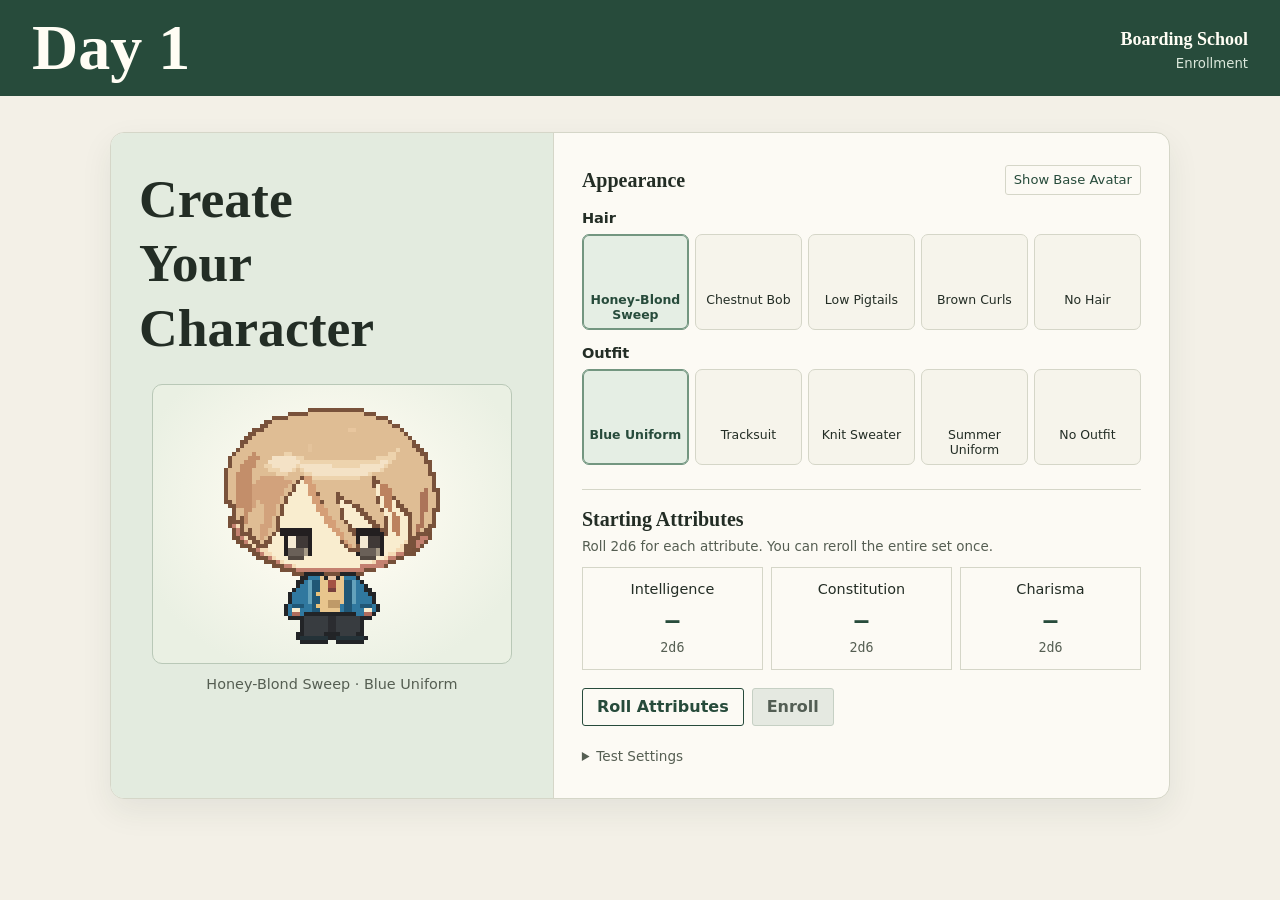
<file: boarding-school/index.html>
<!doctype html>
<html lang="en">
<head>
  <meta charset="utf-8">
  <meta name="viewport" content="width=device-width, initial-scale=1">
  <title>Boarding School</title>
  <link rel="stylesheet" href="style.css">
  <script src="card-text.js" defer></script>
  <script src="cards.js" defer></script>
  <script src="events.js" defer></script>
  <script src="game.js" defer></script>
  <script src="avatar.js" defer></script>
  <script src="ui.js" defer></script>
</head>
<body>
  <header class="masthead">
    <div class="masthead-inner">
      <p class="day-label" id="day-label">Day 1</p>
      <div class="school">
        <p>Boarding School</p>
        <p class="phase-label" id="phase-label">Enrollment</p>
      </div>
    </div>
  </header>

  <main class="page">
    <p class="startup-error" id="startup-error" role="status">
      If the character options do not load, open the
      <a href="https://padusrain.github.io/daguri-demo/boarding-school/">online game</a>
      or open the complete game folder in a browser with JavaScript enabled.
    </p>
    <section class="enrollment" id="enrollment" aria-labelledby="enrollment-title">
      <div class="enrollment-intro">
        <h1 id="enrollment-title" tabindex="-1">Create Your Character</h1>
        <div class="avatar-stage">
          <div class="avatar-sprite avatar-large" id="avatar-preview" role="img" aria-label="Avatar preview"></div>
        </div>
        <p class="avatar-caption" id="avatar-caption" aria-live="polite"></p>
      </div>
      <div class="enrollment-form">
        <section class="avatar-editor" aria-labelledby="avatar-editor-title">
          <div class="avatar-editor-heading">
            <h2 id="avatar-editor-title">Appearance</h2>
            <button class="avatar-base-button" id="avatar-base" type="button">Show Base Avatar</button>
          </div>
          <fieldset class="avatar-group">
            <legend>Hair</legend>
            <div class="avatar-options" id="avatar-hair-options"></div>
          </fieldset>
          <fieldset class="avatar-group">
            <legend>Outfit</legend>
            <div class="avatar-options" id="avatar-outfit-options"></div>
          </fieldset>
        </section>
        <section class="enrollment-attributes" aria-labelledby="enrollment-attributes-title">
          <h2 id="enrollment-attributes-title">Starting Attributes</h2>
          <p class="attribute-help">Roll 2d6 for each attribute. You can reroll the entire set once.</p>
          <div class="attributes" id="attributes"></div>
          <div class="actions enrollment-actions">
            <button class="button secondary" id="roll" type="button" disabled>Roll Attributes</button>
            <button class="button primary" id="accept" type="button" disabled>Enroll</button>
          </div>
          <details class="test-settings">
            <summary>Test Settings</summary>
            <label><input id="fixed-rolls" type="checkbox"> Use fixed dice rolls</label>
            <p>Enable before rolling attributes. Each die rolls 3, or 2 for a two-sided die.</p>
          </details>
        </section>
      </div>
    </section>

    <section id="workspace" hidden aria-labelledby="workspace-title">
      <div class="workspace-intro">
        <div>
          <h1 id="workspace-title" tabindex="-1">Plan Your Day</h1>
          <p id="workspace-help">Select a card, then select a time block.</p>
        </div>
        <div class="workspace-character">
          <div class="avatar-sprite avatar-mini" id="workspace-avatar" role="img" aria-label="Your avatar"></div>
          <details class="character-details">
            <summary>Attributes</summary>
            <p id="character-details"></p>
          </details>
        </div>
      </div>

      <div class="workspace-grid">
        <section class="panel status-panel" aria-labelledby="status-title">
          <div class="panel-header"><h2 id="status-title">Status</h2></div>
          <div class="stats" id="stats"></div>
        </section>

        <section class="panel schedule" aria-labelledby="schedule-title">
          <div class="panel-header">
            <h2 id="schedule-title">Schedule</h2>
            <button class="button small secondary" id="fill" type="button">Fill Empty Blocks</button>
          </div>
          <div class="slots" id="slots"></div>
          <div class="actions schedule-actions">
            <button class="button primary" id="start" type="button" disabled>Start Day</button>
            <button class="button primary" id="resolve" type="button" hidden>Resolve 07:00–09:00</button>
            <button class="button primary" id="advance" type="button" hidden>Continue to Day 2</button>
            <button class="button primary" id="next-plan" type="button" hidden>Plan the Next Day</button>
            <button class="button secondary" id="restart" type="button" hidden>Restart</button>
          </div>
          <p id="feedback" class="feedback" role="status" aria-atomic="true"></p>
        </section>

        <section class="panel deck" id="deck" aria-labelledby="deck-title">
          <div class="panel-header">
            <h2 id="deck-title">Activity Cards</h2>
            <label class="card-filter">Category
              <select id="card-category"></select>
            </label>
          </div>
          <div class="cards" id="cards"></div>
        </section>

        <aside class="panel journal" aria-labelledby="journal-title">
          <div class="panel-header"><h2 id="journal-title">Day Log</h2><p id="progress">0 / 7</p></div>
          <p class="empty-journal" id="empty-journal">Rolls and stat changes appear here as you resolve time blocks.</p>
          <ol class="log" id="log"></ol>
        </aside>
      </div>
    </section>
  </main>
</body>
</html>
</file>
<file: boarding-school/style.css>
:root {
  color-scheme: light;
  --paper: #f3f0e7;
  --surface: #fcfaf4;
  --ink: #232d25;
  --muted: #555e52;
  --rule: #d5d6c8;
  --green: #274b3b;
  --green-light: #e5eee4;
  --text: "Source Sans 3", "Segoe UI", system-ui, sans-serif;
  --title: Baskervville, Georgia, serif;
  --number: "IBM Plex Mono", Consolas, monospace;
  font: 16px/1.5 var(--text);
  color: var(--ink);
  background: var(--paper);
}

*, *::before, *::after { box-sizing: border-box; }
[hidden] { display: none !important; }
body { margin: 0; min-width: 280px; }
button, input { font: inherit; }
button { color: inherit; }
button:not(:disabled), summary, input[type="checkbox"] { cursor: pointer; }
button:focus-visible, summary:focus-visible, input:focus-visible { outline: 2px solid #186245; outline-offset: 3px; }
h1:focus { outline: none; }
p, h1, h2, h3 { margin: 0; }

.masthead { background: var(--green); color: #fffdf4; }
.masthead-inner, .page { width: min(1240px, calc(100% - 64px)); margin-inline: auto; }
.masthead-inner { display: flex; justify-content: space-between; align-items: center; gap: 16px; padding-block: 16px; }
.day-label { font: 700 clamp(2.4rem, 6vw, 4rem)/1 var(--title); white-space: nowrap; }
.school { text-align: right; font-family: var(--title); font-size: 1.125rem; font-weight: 700; }
.phase-label { color: #dce8dc; font: 0.83rem var(--text); margin-top: 3px; }
.page { padding-block: 28px 56px; }
.startup-error { max-width: 1000px; margin-inline: auto; padding: 12px 16px; color: #664323; border: 1px solid #b99670; background: #f7ebd7; }
.startup-error a { color: inherit; }

h1 { font: 700 clamp(1.8rem, 4vw, 3rem)/1.2 var(--title); }
h2 { font: 700 1.25rem/1.3 var(--title); }
.workspace-intro { display: flex; align-items: flex-start; justify-content: space-between; gap: 20px; margin-bottom: 18px; }
.workspace-intro p, .enrollment-intro p { color: var(--muted); margin-top: 8px; }
.enrollment { display: grid; grid-template-columns: minmax(0, 0.9fr) minmax(0, 1.25fr); max-width: 1060px; margin: 8px auto 0; overflow: hidden; border: 1px solid var(--rule); border-radius: 14px; background: var(--surface); box-shadow: 0 12px 32px #20332513; }
.enrollment-intro { min-width: 0; padding: 34px 28px; background: #e3ebdf; border-right: 1px solid var(--rule); }
.enrollment-intro h1 { max-width: 10ch; font-size: clamp(2rem, 4.5vw, 3.35rem); }
.enrollment-form { min-width: 0; padding: 32px 28px; }
.avatar-stage {
  display: grid;
  place-items: center;
  min-height: 280px;
  max-width: 360px;
  margin: 24px auto 0;
  border: 1px solid #b9c8b7;
  border-radius: 10px;
  background: radial-gradient(ellipse at 50% 44%, #fffcf2 18%, #eaf0e3 80%);
}
.avatar-sprite { position: relative; display: block; aspect-ratio: 1; flex: none; }
.avatar-sprite img {
  position: absolute;
  inset: 0;
  display: block;
  width: 100%;
  height: 100%;
  image-rendering: pixelated;
  pointer-events: none;
}
.avatar-large { width: 256px; max-width: 100%; }
.enrollment-intro .avatar-caption { margin-top: 10px; text-align: center; font-size: 0.9rem; }
.avatar-editor-heading { display: flex; align-items: center; justify-content: space-between; gap: 8px; margin-bottom: 12px; }
.avatar-base-button { border: 1px solid var(--rule); background: var(--surface); color: var(--green); border-radius: 3px; padding: 4px 8px; font-size: 0.82rem; }
.avatar-base-button:hover { background: var(--green-light); }
.avatar-group { min-inline-size: 0; margin: 0; padding: 0; border: 0; }
.avatar-group + .avatar-group { margin-top: 12px; }
.avatar-group legend { padding: 0; margin-bottom: 5px; font-weight: 700; font-size: 0.91rem; }
.avatar-options { display: grid; grid-template-columns: repeat(5, minmax(0, 1fr)); gap: 6px; }
.avatar-option {
  display: grid;
  grid-template-rows: 49px auto;
  align-content: start;
  gap: 4px;
  min-width: 0;
  padding: 4px 2px 6px;
  border: 1px solid var(--rule);
  border-radius: 7px;
  background: #f6f4eb;
  font-size: 0.78rem;
  line-height: 1.25;
  overflow-wrap: anywhere;
}
.avatar-option:hover, .avatar-option[aria-pressed="true"] { border-color: #739680; background: var(--green-light); }
.avatar-option[aria-pressed="true"] { box-shadow: inset 0 0 0 1px #739680; font-weight: 700; color: var(--green); }
.avatar-option-crop { position: relative; display: block; overflow: hidden; width: 100%; }
.avatar-thumbnail { position: absolute; left: 50%; transform: translateX(-50%); }
.avatar-option-hair .avatar-thumbnail { top: -3px; width: 64px; }
.avatar-option-outfit .avatar-thumbnail { top: -80px; width: 128px; }
.enrollment-attributes { margin-top: 24px; padding-top: 16px; border-top: 1px solid var(--rule); }
.attribute-help { margin: 5px 0 10px; color: var(--muted); font-size: 0.84rem; }
.workspace-character { display: flex; align-items: center; gap: 8px; align-self: flex-start; }
.avatar-mini { width: 64px; background: #e5ece0; border: 1px solid var(--rule); }
.attributes, .stats { display: grid; gap: 8px; }
.attributes { grid-template-columns: repeat(3, minmax(0, 1fr)); }
.attribute, .stat { border: 1px solid var(--rule); background: var(--surface); }
.attribute { display: grid; gap: 6px; min-width: 0; padding: 11px 5px; text-align: center; }
.attribute > span { font-size: clamp(0.68rem, 2.2vw, 0.9rem); overflow-wrap: anywhere; }
.attribute strong, .stat strong { font-family: var(--number); font-size: 1.45rem; line-height: 1.1; color: var(--green); }
.attribute small { font-family: var(--number); color: var(--muted); }
.enrollment-actions { margin-top: 18px; }
.test-settings, .character-details { font-size: 0.85rem; color: var(--muted); }
.test-settings { margin-top: 20px; }
.test-settings label { display: flex; align-items: center; gap: 6px; margin-top: 10px; color: var(--ink); }
.test-settings p { margin-top: 4px; }
.character-details { padding: 6px 10px; border: 1px solid var(--rule); background: var(--surface); }
.character-details p { margin-top: 6px; }
input[type="checkbox"] { accent-color: var(--green); }

.stats { grid-template-columns: minmax(0, 1fr); }
.stat { display: grid; gap: 7px; padding: 9px 10px; }
.stat-heading { display: flex; justify-content: space-between; align-items: baseline; gap: 6px; }
.stat span { color: var(--muted); font-size: 0.87rem; }
.stat strong { font-size: 1.2rem; }
.stat-bar { display: block; width: 100%; height: 8px; appearance: none; border: 0; border-radius: 5px; overflow: hidden; background: #e5e8de; color: #54806a; }
.stat-bar::-webkit-progress-bar { background: #e5e8de; border-radius: 5px; }
.stat-bar::-webkit-progress-value { background: currentColor; border-radius: 5px; }
.stat-bar::-moz-progress-bar { background: currentColor; border-radius: 5px; }
.stat-bar[data-meter="H"] { color: #a97533; }
.stat-bar[data-meter="K"] { color: #517c8d; }
.stat-bar[data-meter="A"] { color: #846b83; }
.workspace-grid {
  display: grid;
  grid-template-columns: 188px minmax(0, 1fr) minmax(246px, 0.54fr);
  grid-template-areas: "status schedule schedule" "status deck journal";
  align-items: start;
  gap: 14px;
}
.status-panel { grid-area: status; }
.schedule { grid-area: schedule; }
.deck { grid-area: deck; }
.journal { grid-area: journal; }
.workspace-grid:has(.deck[hidden]) .journal { grid-column: 2 / -1; }
.panel { border: 1px solid var(--rule); border-radius: 9px; background: var(--surface); padding: 16px; }
.panel-header { display: flex; flex-wrap: wrap; align-items: center; justify-content: space-between; gap: 8px; margin-bottom: 12px; }
.panel-header p { color: var(--muted); font: 0.85rem var(--number); }
.slots, .cards { display: grid; gap: 8px; }
.slots { grid-template-columns: repeat(7, minmax(0, 1fr)); }
.cards { grid-template-columns: repeat(3, minmax(0, 1fr)); gap: 12px; }
.slot { display: grid; grid-template-rows: auto auto 1fr; gap: 5px; min-width: 0; padding: 8px; border: 1px solid var(--rule); text-align: left; background: #f6f5ed; }
.slot:enabled:hover, .slot.eligible, .slot.current { background: var(--green-light); border-color: #739680; }
.slot.current { box-shadow: inset 3px 0 var(--green); }
.slot.done { background: #f0f3ea; }
.slot-time { font: 700 clamp(0.68rem, 1vw, 0.83rem) var(--number); color: var(--green); white-space: nowrap; }
.slot-name { min-height: 2.1em; font-size: 0.79rem; line-height: 1.15; }
.slot-card, .slot-empty { display: grid; align-content: center; min-height: 3.8em; border-radius: 5px; padding: 5px; font-size: 0.78rem; line-height: 1.2; overflow-wrap: anywhere; }
.slot-empty { border: 1px dashed #afb8a8; color: var(--muted); }
.slot-card { background: var(--card-paper); border: 1px solid var(--card-line); color: var(--ink); font-weight: 700; }
.slot-card small { margin-top: 3px; color: var(--muted); font-weight: 400; }
.card, .slot-card { --card-paper: #f1e9ee; --card-line: #76576e; --card-heading: #eadce5; }
.learning { --card-paper: #edf3f3; --card-line: #4d7074; --card-heading: #dae8e9; }
.eating { --card-paper: #f7eddd; --card-line: #88643c; --card-heading: #efe0c5; }
.rest { --card-paper: #eef1e7; --card-line: #58764c; --card-heading: #e2e9d7; }
.social { --card-paper: #f3edf6; --card-line: #745881; --card-heading: #e9dcef; }
.romance { --card-paper: #f8eded; --card-line: #8c5860; --card-heading: #f1dce0; }
.business { --card-paper: #f5f1e1; --card-line: #7b6e36; --card-heading: #ece4bf; }
.aliens { --card-paper: #edf1f9; --card-line: #485c87; --card-heading: #dce6f7; }
.card-filter { display: flex; align-items: center; gap: 6px; font-size: 0.82rem; color: var(--muted); }
.card-filter select { font: inherit; border: 1px solid var(--rule); border-radius: 4px; padding: 5px; background: var(--surface); color: var(--ink); }
.empty-cards { grid-column: 1 / -1; padding-block: 12px; color: var(--muted); }
.card {
  display: grid;
  grid-template-rows: auto auto 1fr auto;
  align-items: start;
  gap: 8px;
  min-width: 0;
  min-height: 192px;
  padding: 7px;
  border: 2px solid var(--card-line);
  border-radius: 12px;
  background: var(--card-paper);
  box-shadow: 0 3px 0 #2e382426;
  text-align: center;
  overflow-wrap: anywhere;
}
.card:hover { box-shadow: 0 4px 0 #2e382447; }
.card:disabled { opacity: 0.65; box-shadow: none; }
.card[aria-pressed="true"] { outline: 2px solid var(--green); outline-offset: 2px; box-shadow: 0 4px 0 #2e382447; }
.card-title { min-height: 2.8em; display: grid; place-items: center; padding: 5px 4px; border: 1px solid var(--card-line); border-radius: 7px 7px 4px 4px; background: var(--card-heading); font: 700 1rem/1.15 var(--title); }
.card-type { justify-self: center; border-bottom: 1px solid var(--card-line); padding-inline: 4px; color: var(--muted); font-size: 0.74rem; }
.card-rules { display: grid; gap: 3px; align-self: center; font-size: 0.85rem; line-height: 1.25; }
.card-description { color: var(--muted); font-style: italic; margin-bottom: 2px; }
.card-slots { border-top: 1px solid var(--card-line); padding-top: 6px; color: var(--muted); font: 0.69rem/1.4 var(--number); }

.actions { display: flex; flex-wrap: wrap; gap: 8px; }
.schedule-actions { margin-top: 12px; }
.button { min-height: 38px; padding: 6px 14px; border: 1px solid var(--green); border-radius: 3px; font-weight: 700; }
.button.primary { background: var(--green); color: #fffdf4; }
.button.primary:enabled:hover { background: #1d3b2d; }
.button.secondary { background: var(--surface); color: var(--green); }
.button.secondary:enabled:hover { background: var(--green-light); }
.button.small { min-height: 34px; font-size: 0.82rem; padding-inline: 9px; }
.button:disabled { color: #535e54; background: #e5e9e1; border-color: #c6d0c4; }
.feedback { min-height: 1.5em; margin-top: 6px; color: var(--green); font-size: 0.82rem; }
.feedback.error { color: #8d2d25; }

.empty-journal { padding: 18px 4px; border-top: 1px solid var(--rule); color: var(--muted); font-size: 0.88rem; }
.log, .effects { margin: 0; padding: 0; list-style: none; }
.entry { padding: 12px 2px; border-top: 1px solid var(--rule); }
.entry h3 { font-size: 0.95rem; line-height: 1.4; }
.entry-time { color: var(--muted); font: 0.76rem/1.6 var(--number); }
.dice-result { margin: 4px 0; color: var(--green); font: 0.84rem/1.45 var(--number); }
.dice-result span { color: var(--muted); font-family: var(--text); }
.effects { display: grid; gap: 3px; }
.effects li { display: flex; flex-wrap: wrap; justify-content: space-between; gap: 0 8px; color: var(--muted); font-size: 0.82rem; }
.effects span { font: 0.8rem/1.6 var(--number); white-space: nowrap; }
.flavor { margin-top: 7px; font: 0.88rem/1.6 var(--title); }
.night-total { background: var(--green-light); padding-inline: 8px; }
.entry-event { margin-top: 8px; padding: 8px; border-left: 2px solid #739680; background: var(--green-light); font-size: 0.82rem; }
.entry-event h4 { margin: 0; font-size: 0.89rem; }

@media (max-width: 1010px) {
  .workspace-grid {
    grid-template-columns: 170px minmax(0, 1fr);
    grid-template-areas: "status schedule" "status deck" "status journal";
  }
  .slots { grid-template-columns: repeat(4, minmax(0, 1fr)); }
}

@media (max-width: 840px) {
  .masthead-inner, .page { width: calc(100% - 32px); }
  .enrollment-intro, .enrollment-form { padding: 24px; }
  .avatar-options { grid-template-columns: repeat(auto-fit, minmax(62px, 1fr)); }
  .avatar-large { width: 192px; }
  .avatar-stage { min-height: 232px; }
}

@media (max-width: 620px) {
  .enrollment { grid-template-columns: 1fr; margin-top: 0; }
  .enrollment-intro { border-right: 0; border-bottom: 1px solid var(--rule); }
  .enrollment-intro h1 { max-width: none; }
  .avatar-stage { margin-top: 14px; min-height: 210px; }
  .workspace-grid {
    grid-template-columns: minmax(0, 1fr);
    grid-template-areas: "schedule" "deck" "status" "journal";
  }
  .workspace-grid:has(.deck[hidden]) .journal { grid-column: auto; }
}

@media (max-width: 525px) {
  .workspace-intro { flex-direction: column; gap: 8px; }
  .panel { padding: 12px; }
  .slots, .cards { grid-template-columns: repeat(2, minmax(0, 1fr)); }
}
</file>
